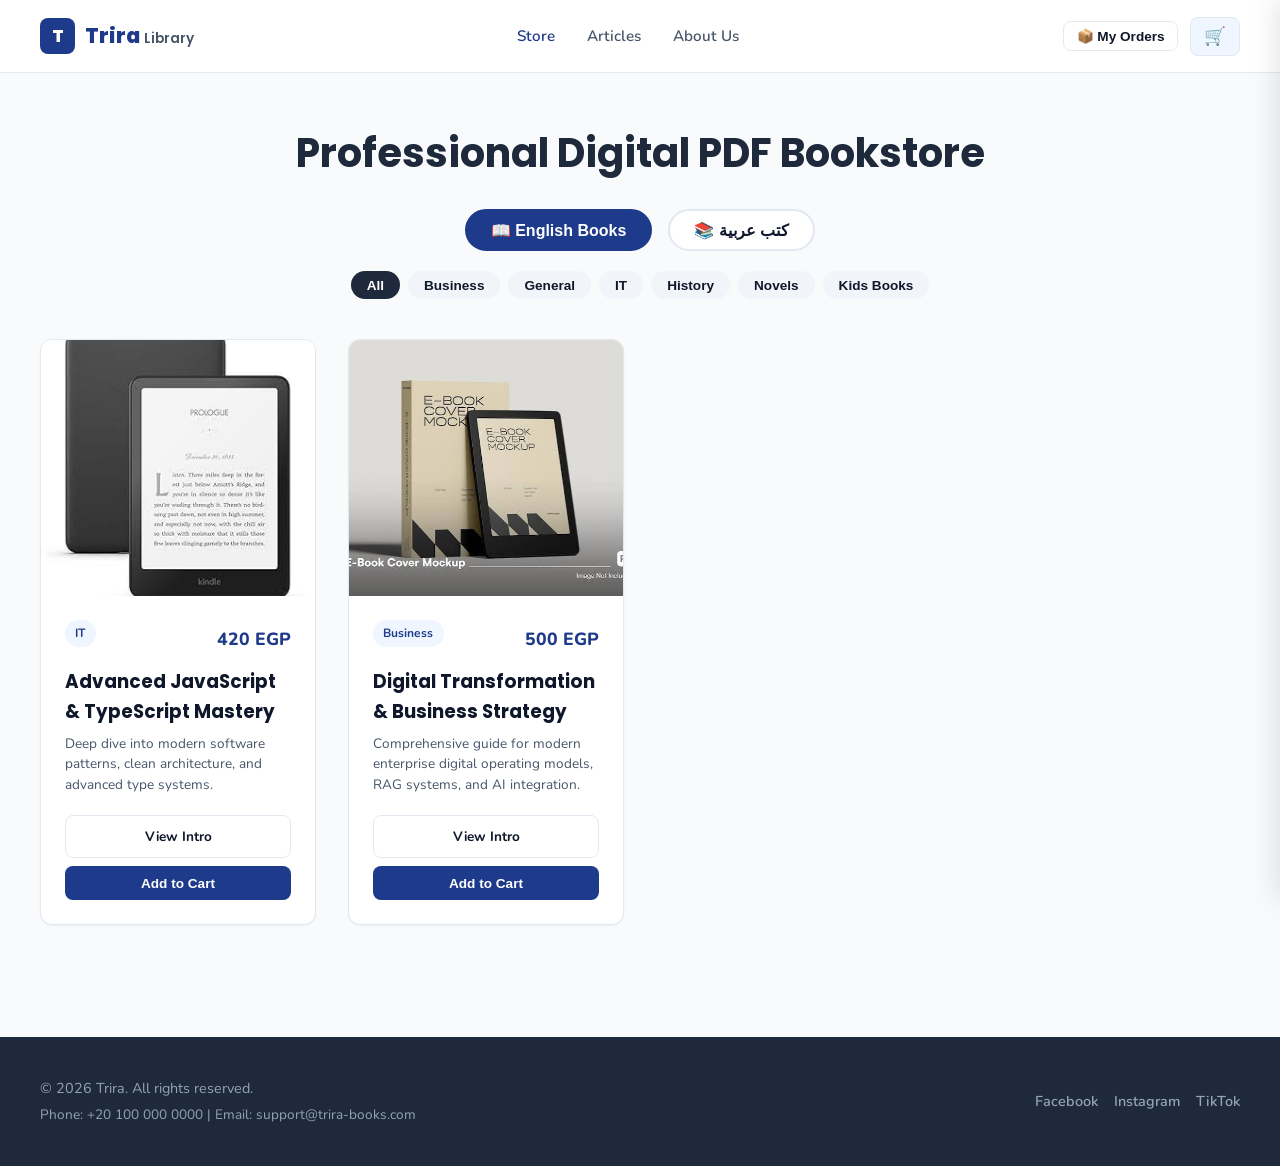
<file: index.html>
<!DOCTYPE html>
<html lang="en">
<head>
  <meta charset="UTF-8">
  <meta name="viewport" content="width=device-width, initial-scale=1.0">
  <title>Trira Library — Professional PDF Digital Library & Books</title>
  <link rel="icon" type="image/svg+xml" href="favicon.svg">
  <link rel="preconnect" href="https://fonts.googleapis.com">
  <link rel="preconnect" href="https://fonts.gstatic.com" crossorigin>
  <link href="https://fonts.googleapis.com/css2?family=Nunito:wght@400;600;700;800&family=Poppins:wght@600;700;800&display=swap" rel="stylesheet">
  <link rel="stylesheet" href="css/style.css">
</head>
<body>
  <!-- Header -->
  <header class="header">
    <div class="header__inner">
      <a href="index.html" class="logo" style="display: flex; align-items: center; gap: 0.6rem; text-decoration: none;">
        <div style="width: 2.2rem; height: 2.2rem; background: var(--teal); color: #fff; display: grid; place-items: center; border-radius: 0.5rem; font-weight: 800; font-size: 1.1rem; font-family: var(--font-heading);">T</div>
        <div style="font-size: 1.3rem; font-weight: 800; color: var(--teal); font-family: var(--font-heading);">Trira <span style="font-weight: 600; font-size: 0.85rem; color: var(--ink-soft);">Library</span></div>
      </a>
      <nav class="nav">
        <a href="index.html" class="is-active">Store</a>
        <a href="articles.html">Articles</a>
        <a href="about.html">About Us</a>
      </nav>
      <div class="header__actions" style="display: flex; gap: 0.75rem; align-items: center;">
        <button type="button" class="btn btn--ghost" onclick="showMyOrdersModal()" style="font-size: 0.85rem; padding: 0.4rem 0.8rem;">📦 My Orders</button>
        <button type="button" class="icon-btn" data-cart-toggle aria-label="Open cart">
          🛒 <span class="cart-count" style="display:none;">0</span>
        </button>
      </div>
    </div>
  </header>

  <!-- Hero Section -->
  <section class="section" style="padding-top: 3rem; padding-bottom: 1.5rem; text-align: center;">
    <div class="container">
      <h1 style="font-size: 2.5rem; font-family: var(--font-heading); color: var(--teal-dark); margin-bottom: 1.5rem;">Professional Digital PDF Bookstore</h1>
      
      <!-- Language Filter Buttons (English on Left, Arabic on Right) -->
      <div style="display: flex; justify-content: center; gap: 1rem; margin-top: 1rem;">
        <button type="button" class="filter-lang-btn is-active" onclick="setLanguageFilter('en', this)" style="padding: 0.6rem 1.5rem; border-radius: 2rem; border: 2px solid var(--teal); background: var(--teal); color: #fff; font-weight: 700; cursor: pointer; font-size: 1rem;">📖 English Books</button>
        <button type="button" class="filter-lang-btn" onclick="setLanguageFilter('ar', this)" style="padding: 0.6rem 1.5rem; border-radius: 2rem; border: 2px solid var(--line); background: #fff; color: var(--ink); font-weight: 700; cursor: pointer; font-size: 1rem;">📚 كتب عربية</button>
      </div>

      <!-- Category Filter Bar (Dynamic from Admin Categories) -->
      <div id="categoryFilterBar" style="display: flex; justify-content: center; gap: 0.5rem; flex-wrap: wrap; margin-top: 1.25rem;"></div>
    </div>
  </section>

  <!-- Store Products Grid -->
  <main class="section" style="padding-top: 1rem;">
    <div class="container">
      <div id="productsGrid" style="display: grid; grid-template-columns: repeat(auto-fill, minmax(260px, 1fr)); gap: 2rem;"></div>
    </div>
  </main>

  <!-- Cart Drawer -->
  <div class="drawer-overlay" id="drawerOverlay"></div>
  <aside class="cart-drawer" id="cartDrawer" aria-label="Shopping Cart" aria-hidden="true">
    <div class="cart-drawer__head">
      <h3>Your Cart</h3>
      <button type="button" class="icon-btn" id="closeCart">✕</button>
    </div>
    <div class="cart-drawer__list" id="cartList"></div>
    <div class="cart-drawer__foot" id="cartFoot" style="display: none;">
      <div class="cart-total">
        <span>Subtotal</span>
        <span id="cartTotal">0 EGP</span>
      </div>
      <button type="button" class="btn btn--primary" id="checkoutBtn">Place Order & Send Request</button>
    </div>
  </aside>

  <!-- Footer -->
  <footer class="footer">
    <div class="container" style="display: flex; justify-content: space-between; align-items: center; flex-wrap: wrap; gap: 1rem;">
      <div>
        <p>© 2026 Trira. All rights reserved.</p>
        <p style="font-size: 0.85rem; margin-top: 0.25rem;">Phone: <span data-footer-phone></span> | Email: <span data-footer-email></span></p>
      </div>
      <div style="display: flex; gap: 1rem; align-items: center;">
        <a data-social-fb href="#" target="_blank" style="color: #94A3B8; text-decoration: none; font-weight: 600;">Facebook</a>
        <a data-social-ig href="#" target="_blank" style="color: #94A3B8; text-decoration: none; font-weight: 600;">Instagram</a>
        <a data-social-tt href="#" target="_blank" style="color: #94A3B8; text-decoration: none; font-weight: 600;">TikTok</a>
      </div>
    </div>
  </footer>

  <script src="js/data.js?v=3.1"></script>
  <script src="js/main.js?v=3.1"></script>
  <script>
    let activeLang = 'en';
    let activeCategory = 'all';

    function setLanguageFilter(lang, btn) {
      activeLang = lang;
      activeCategory = 'all';
      
      document.querySelectorAll('.filter-lang-btn').forEach(b => {
        b.style.background = '#fff';
        b.style.color = 'var(--ink)';
        b.style.borderColor = 'var(--line)';
      });
      btn.style.background = 'var(--teal)';
      btn.style.color = '#fff';
      btn.style.borderColor = 'var(--teal)';

      renderCategoryPills();
      renderFilteredProducts();
    }

    function setCategoryFilter(cat, btn) {
      activeCategory = cat;
      document.querySelectorAll('.cat-pill').forEach(p => {
        p.style.background = '#f1f5f9';
        p.style.color = 'var(--ink)';
      });
      btn.style.background = 'var(--teal-dark)';
      btn.style.color = '#fff';
      renderFilteredProducts();
    }

    function renderCategoryPills() {
      const bar = document.getElementById("categoryFilterBar");
      const cats = getCategories();
      const allLabel = activeLang === 'ar' ? 'الكل' : 'All';

      let html = `<button type="button" class="cat-pill" onclick="setCategoryFilter('all', this)" style="padding: 0.4rem 1rem; border-radius: 1.5rem; border: none; background: ${activeCategory === 'all' ? 'var(--teal-dark)' : '#f1f5f9'}; color: ${activeCategory === 'all' ? '#fff' : 'var(--ink)'}; font-size: 0.85rem; font-weight: 600; cursor: pointer; transition: all 0.2s;">${allLabel}</button>`;

      html += cats.map(c => {
        const label = activeLang === 'ar' ? c.ar : c.en;
        const isActive = c.id === activeCategory;
        return `
          <button type="button" class="cat-pill" onclick="setCategoryFilter('${c.id}', this)" style="padding: 0.4rem 1rem; border-radius: 1.5rem; border: none; background: ${isActive ? 'var(--teal-dark)' : '#f1f5f9'}; color: ${isActive ? '#fff' : 'var(--ink)'}; font-size: 0.85rem; font-weight: 600; cursor: pointer; transition: all 0.2s;">
            ${label}
          </button>
        `;
      }).join("");

      bar.innerHTML = html;
    }

    function renderFilteredProducts() {
      const grid = document.getElementById("productsGrid");
      if (!grid) return;

      const products = getProducts();
      const cats = getCategories();

      let filtered = products.filter(p => (p.lang || 'en').trim().toLowerCase() === activeLang.toLowerCase());

      if (activeCategory !== 'all') {
        filtered = filtered.filter(p => p.category === activeCategory);
      }

      if (filtered.length === 0) {
        grid.innerHTML = `<p style="text-align:center; color:var(--ink-soft); grid-column:1/-1; padding:3rem;">No books available in this section.</p>`;
        return;
      }

      grid.innerHTML = filtered.map(p => {
        const catObj = cats.find(c => c.id === p.category);
        const catLabel = catObj ? (activeLang === 'ar' ? catObj.ar : catObj.en) : p.category;

        return `
          <article class="product-card" style="display:flex; flex-direction:column;">
            <a href="product.html?id=${p.id}" class="product-card__media" style="height: 16rem; display: block;">
              <img src="${p.image}" alt="${p.title}" loading="lazy" style="width:100%; height:100%; object-fit:cover;">
            </a>
            <div class="product-card__body" style="padding: 1.5rem; display:flex; flex-direction:column; flex:1;">
              <div style="display:flex; justify-content:space-between; align-items:center; margin-bottom: 0.5rem;">
                <span class="badge">${catLabel}</span>
                <span style="font-weight:800; color:var(--teal); font-size:1.1rem;">${p.price} EGP</span>
              </div>
              <h3 style="font-size: 1.15rem; margin-bottom: 0.5rem; font-family:var(--font-heading);">
                <a href="product.html?id=${p.id}" style="color:inherit; text-decoration:none;">${p.title}</a>
              </h3>
              <p style="color:var(--ink-soft); font-size:0.85rem; margin-bottom: 1.25rem; line-height:1.5;">${p.introduction || p.description || ''}</p>
              
              <div style="display:flex; flex-direction:column; gap:0.5rem; margin-top:auto;">
                <a href="product.html?id=${p.id}" class="btn btn--ghost" style="width:100%; text-align:center; padding: 0.6rem; font-size: 0.85rem; text-decoration:none;">View Intro</a>
                <button type="button" class="btn btn--primary" onclick="addToCart(${p.id})" style="width:100%; padding: 0.6rem; font-size: 0.85rem;">Add to Cart</button>
              </div>
            </div>
          </article>
        `;
      }).join("");
    }

    window.addEventListener('DOMContentLoaded', () => {
      renderCategoryPills();
      renderFilteredProducts();
    });
  </script>
</body>
</html>
</file>
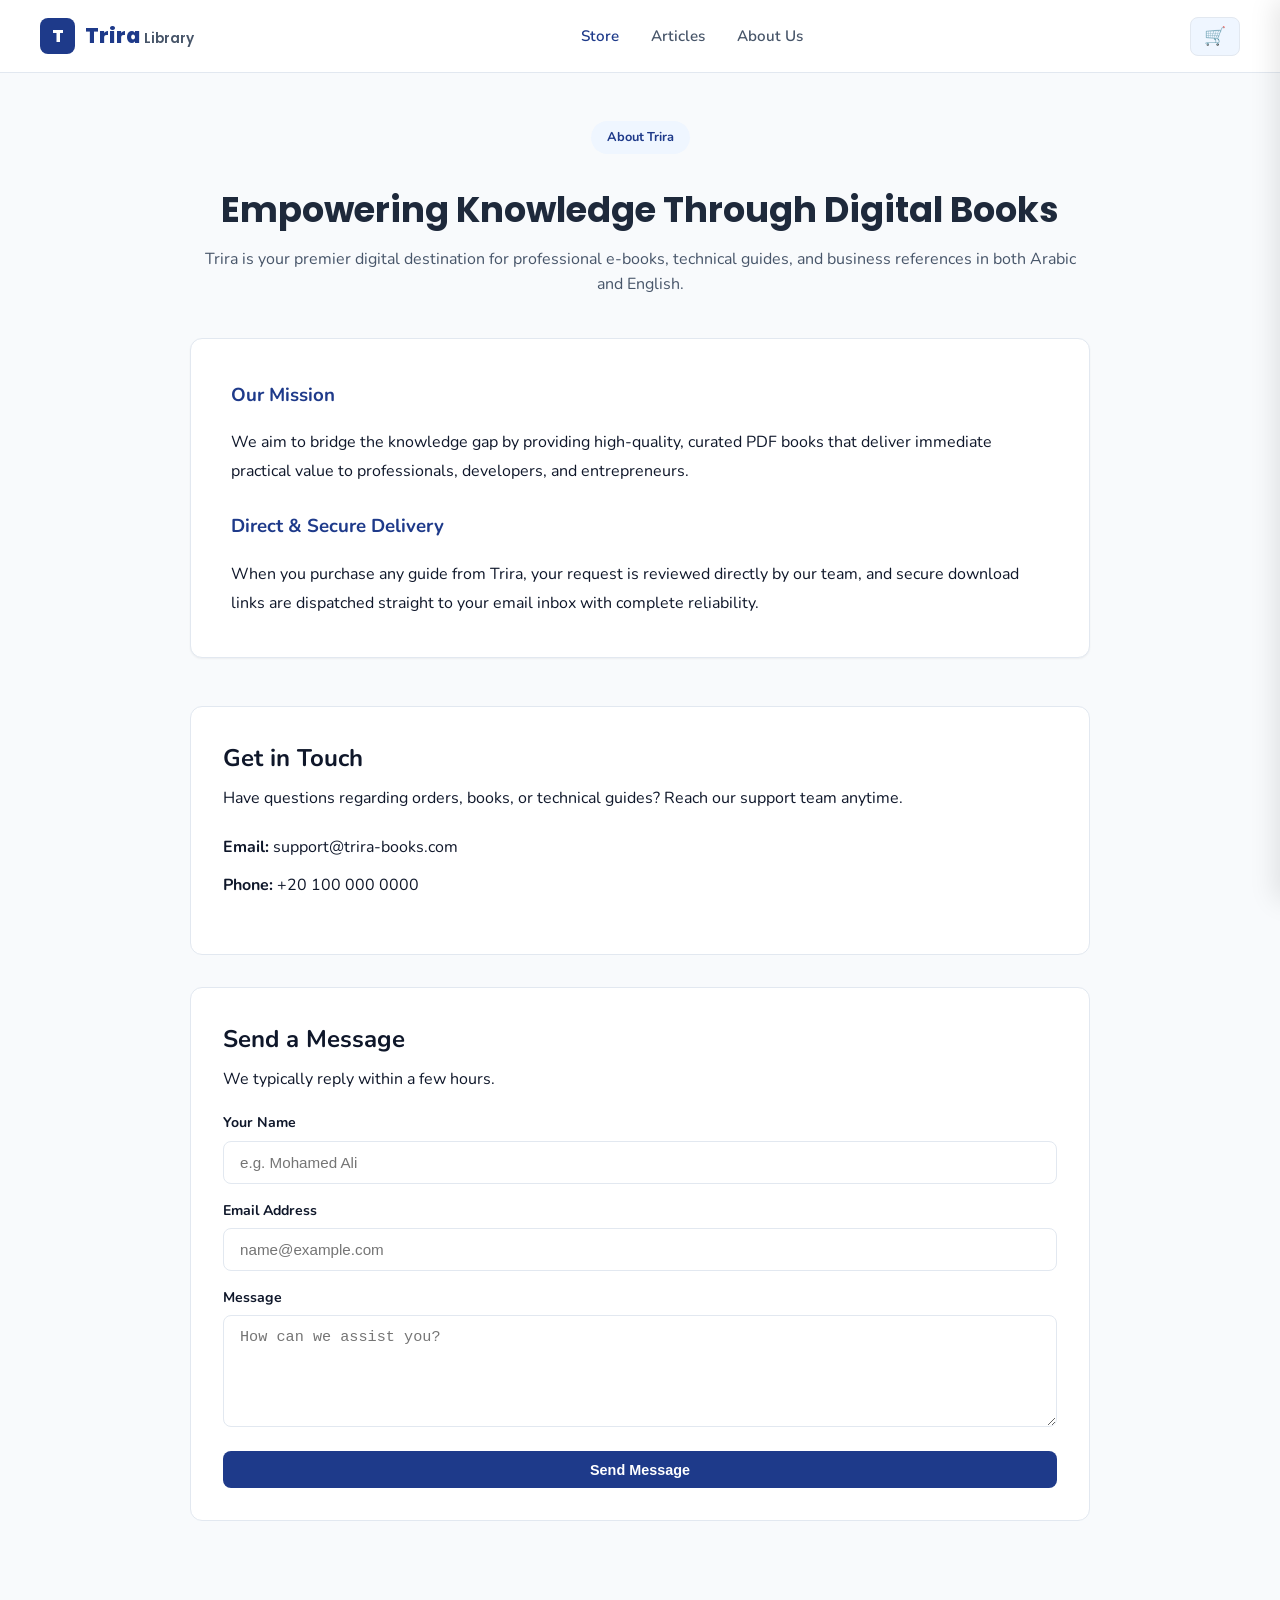
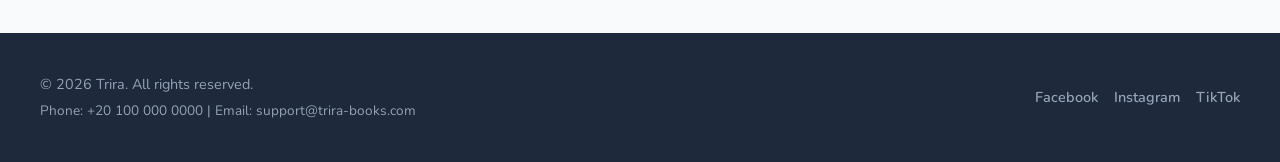
<file: about.html>
<!DOCTYPE html>
<html lang="en">
<head>
  <meta charset="UTF-8">
  <meta name="viewport" content="width=device-width, initial-scale=1.0">
  <title>About Us — Trira Digital Library</title>
  <link rel="icon" type="image/svg+xml" href="favicon.svg">
  <link rel="preconnect" href="https://fonts.googleapis.com">
  <link rel="preconnect" href="https://fonts.gstatic.com" crossorigin>
  <link href="https://fonts.googleapis.com/css2?family=Nunito:wght@400;600;700;800&family=Poppins:wght@600;700;800&display=swap" rel="stylesheet">
  <link rel="stylesheet" href="css/style.css">
  <style>
    .form-group { margin-bottom: 1rem; }
    .form-group label { display: block; font-weight: 700; font-size: 0.88rem; margin-bottom: 0.35rem; color: var(--ink); }
    .form-group input, .form-group textarea {
      width: 100%; padding: 0.75rem 1rem; border-radius: var(--radius-sm); border: 1px solid var(--line);
      background: #FFFFFF; font-size: 0.95rem; color: var(--ink); outline: none; transition: border-color 0.2s;
    }
    .form-group input:focus, .form-group textarea:focus { border-color: var(--teal); }
    .form-group textarea { resize: vertical; min-height: 7rem; }
  </style>
</head>
<body>
 <header class="header">
    <div class="header__inner">
      <a href="index.html" class="logo" style="display: flex; align-items: center; gap: 0.6rem; text-decoration: none;">
        <div style="width: 2.2rem; height: 2.2rem; background: var(--teal); color: #fff; display: grid; place-items: center; border-radius: 0.5rem; font-weight: 800; font-size: 1.1rem; font-family: var(--font-heading);">T</div>
        <div style="font-size: 1.3rem; font-weight: 800; color: var(--teal); font-family: var(--font-heading);">Trira <span style="font-weight: 600; font-size: 0.85rem; color: var(--ink-soft);">Library</span></div>
      </a>
      <nav class="nav">
        <a href="index.html" class="is-active">Store</a>
        <a href="articles.html">Articles</a>
        <a href="about.html">About Us</a>
      </nav>
      <div class="header__actions">
        <button type="button" class="icon-btn" data-cart-toggle aria-label="Open cart">
          🛒 <span class="cart-count" style="display:none;">0</span>
        </button>
      </div>
    </div>
  </header>

  <main class="section">
    <div class="container" style="max-width: 900px;">
      <header class="page-hero" style="text-align: center; margin-bottom: 2.5rem;">
        <span class="badge" style="background: var(--teal-light); color: var(--teal); padding: 0.4rem 1rem; border-radius: 999px; font-weight: 700; font-size: 0.8rem;">About Trira</span>
        <h1 style="margin-top: 1rem;">Empowering Knowledge Through Digital Books</h1>
        <p>Trira is your premier digital destination for professional e-books, technical guides, and business references in both Arabic and English.</p>
      </header>

      <div style="background: #fff; padding: 2.5rem; border-radius: var(--radius); border: 1px solid var(--line); box-shadow: var(--shadow-sm); line-height: 1.8; margin-bottom: 3rem;">
        <h3 style="color: var(--teal); margin-bottom: 1rem;">Our Mission</h3>
        <p style="margin-bottom: 1.5rem;">We aim to bridge the knowledge gap by providing high-quality, curated PDF books that deliver immediate practical value to professionals, developers, and entrepreneurs.</p>
        
        <h3 style="color: var(--teal); margin-bottom: 1rem;">Direct & Secure Delivery</h3>
        <p>When you purchase any guide from Trira, your request is reviewed directly by our team, and secure download links are dispatched straight to your email inbox with complete reliability.</p>
      </div>

      <!-- Contact Section -->
      <div class="grid grid--2" style="align-items: start; gap: 2rem;">
        <div style="background: #fff; padding: 2rem; border-radius: var(--radius); border: 1px solid var(--line);">
          <h2>Get in Touch</h2>
          <p class="muted" style="margin: 0.5rem 0 1.5rem;">Have questions regarding orders, books, or technical guides? Reach our support team anytime.</p>
          
          <ul style="list-style: none; display: grid; gap: 0.75rem; margin-bottom: 1.5rem;">
            <li><strong>Email:</strong> <span data-footer-email>support@trira-books.com</span></li>
            <li><strong>Phone:</strong> <span data-footer-phone>+20 100 000 0000</span></li>
          </ul>
        </div>

        <div style="background: #fff; padding: 2rem; border-radius: var(--radius); border: 1px solid var(--line);">
          <h2>Send a Message</h2>
          <p class="muted" style="margin: 0.5rem 0 1.25rem;">We typically reply within a few hours.</p>

          <form id="contactForm">
            <div class="form-group">
              <label>Your Name</label>
              <input type="text" id="msgName" placeholder="e.g. Mohamed Ali" required>
            </div>
            <div class="form-group">
              <label>Email Address</label>
              <input type="email" id="msgEmail" placeholder="name@example.com" required>
            </div>
            <div class="form-group">
              <label>Message</label>
              <textarea id="msgText" placeholder="How can we assist you?" required></textarea>
            </div>
            <button type="submit" class="btn btn--primary" style="width: 100%;">Send Message</button>
          </form>
        </div>
      </div>
    </div>
  </main>

  <!-- Cart Drawer -->
  <div class="drawer-overlay" id="drawerOverlay"></div>
  <aside class="cart-drawer" id="cartDrawer" aria-label="Shopping Cart" aria-hidden="true">
    <div class="cart-drawer__head">
      <h3>Your Cart</h3>
      <button type="button" class="icon-btn" id="closeCart">✕</button>
    </div>
    <div class="cart-drawer__list" id="cartList"></div>
    <div class="cart-drawer__foot" id="cartFoot" style="display: none;">
      <div class="cart-total">
        <span>Subtotal</span>
        <span id="cartTotal">0 EGP</span>
      </div>
      <button type="button" class="btn btn--primary" id="checkoutBtn">Place Order & Send Request</button>
    </div>
  </aside>

  <footer class="footer">
    <div class="container" style="display: flex; justify-content: space-between; align-items: center; flex-wrap: wrap; gap: 1rem;">
      <div>
        <p>© 2026 Trira. All rights reserved.</p>
        <p style="font-size: 0.85rem; margin-top: 0.25rem;">Phone: <span data-footer-phone></span> | Email: <span data-footer-email></span></p>
      </div>
      <div style="display: flex; gap: 1rem; align-items: center;">
        <a data-social-fb href="#" target="_blank" style="color: #94A3B8; text-decoration: none; font-weight: 600;">Facebook</a>
        <a data-social-ig href="#" target="_blank" style="color: #94A3B8; text-decoration: none; font-weight: 600;">Instagram</a>
        <a data-social-tt href="#" target="_blank" style="color: #94A3B8; text-decoration: none; font-weight: 600;">TikTok</a>
      </div>
    </div>
  </footer>

  <script src="js/data.js"></script>
  <script src="js/main.js"></script>
  <script>
    document.getElementById("contactForm").onsubmit = (e) => {
      e.preventDefault();
      const newMessage = {
        id: "MSG-" + Math.floor(1000 + Math.random() * 9000),
        date: new Date().toLocaleString(),
        name: document.getElementById("msgName").value,
        email: document.getElementById("msgEmail").value,
        text: document.getElementById("msgText").value
      };

      let messages = [];
      try {
        const saved = localStorage.getItem("trira_messages_v1");
        if (saved) messages = JSON.parse(saved);
      } catch (e) {}

      messages.unshift(newMessage);
      localStorage.setItem("trira_messages_v1", JSON.stringify(messages));

      alert("Thank you! Your message has been sent to our support team.");
      document.getElementById("contactForm").reset();
    };
  </script>
</body>
</html>
</file>
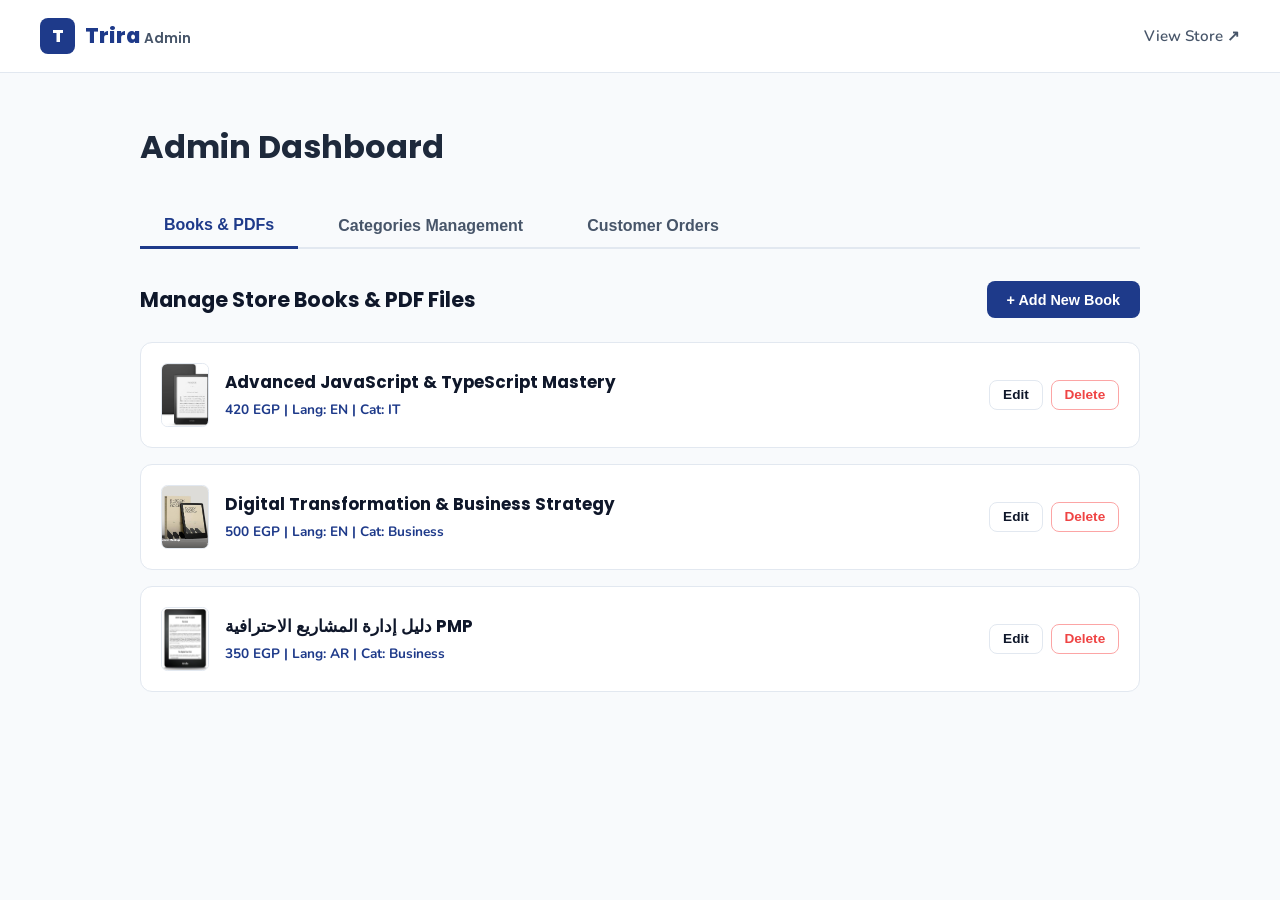
<file: admin.html>
<!DOCTYPE html>
<html lang="en">
<head>
  <meta charset="UTF-8">
  <meta name="viewport" content="width=device-width, initial-scale=1.0">
  <title>Admin Portal — Trira Library</title>
  <link rel="icon" type="image/svg+xml" href="favicon.svg">
  <link rel="preconnect" href="https://fonts.googleapis.com">
  <link rel="preconnect" href="https://fonts.gstatic.com" crossorigin>
  <link href="https://fonts.googleapis.com/css2?family=Nunito:wght@400;600;700;800&family=Poppins:wght@600;700;800&display=swap" rel="stylesheet">
  <link rel="stylesheet" href="css/style.css">
</head>
<body style="background: #f8fafc;">
  <!-- Header -->
  <header class="header">
    <div class="header__inner">
      <a href="index.html" class="logo" style="display: flex; align-items: center; gap: 0.6rem; text-decoration: none;">
        <div style="width: 2.2rem; height: 2.2rem; background: var(--teal); color: #fff; display: grid; place-items: center; border-radius: 0.5rem; font-weight: 800; font-size: 1.1rem; font-family: var(--font-heading);">T</div>
        <div style="font-size: 1.3rem; font-weight: 800; color: var(--teal); font-family: var(--font-heading);">Trira <span style="font-weight: 600; font-size: 0.85rem; color: var(--ink-soft);">Admin</span></div>
      </a>
      <nav class="nav">
        <a href="index.html" target="_blank">View Store ↗</a>
      </nav>
    </div>
  </header>

  <main class="section">
    <div class="container" style="max-width: 1000px;">
      <h1 style="font-family: var(--font-heading); font-size: 2rem; color: var(--teal-dark); margin-bottom: 2rem;">Admin Dashboard</h1>

      <!-- Tabs Navigation -->
      <div style="display: flex; gap: 1rem; border-bottom: 2px solid var(--line); margin-bottom: 2rem; flex-wrap: wrap;">
        <button type="button" class="admin-tab-btn is-active" onclick="switchTab('books')" style="padding: 0.75rem 1.5rem; background: none; border: none; font-weight: 700; font-size: 1rem; cursor: pointer; color: var(--teal); border-bottom: 3px solid var(--teal); margin-bottom: -2px;">Books & PDFs</button>
        <button type="button" class="admin-tab-btn" onclick="switchTab('categories')" style="padding: 0.75rem 1.5rem; background: none; border: none; font-weight: 700; font-size: 1rem; cursor: pointer; color: var(--ink-soft);">Categories Management</button>
        <button type="button" class="admin-tab-btn" onclick="switchTab('orders')" style="padding: 0.75rem 1.5rem; background: none; border: none; font-weight: 700; font-size: 1rem; cursor: pointer; color: var(--ink-soft);">Customer Orders</button>
      </div>

      <!-- Tab 1: Books Management -->
      <div id="tabBooks" class="admin-tab-content">
        <div style="display: flex; justify-content: space-between; align-items: center; margin-bottom: 1.5rem;">
          <h3 style="font-family: var(--font-heading); font-size: 1.3rem;">Manage Store Books & PDF Files</h3>
          <button type="button" class="btn btn--primary" onclick="openBookModal()">+ Add New Book</button>
        </div>
        <div id="adminBooksList" style="display: flex; flex-direction: column; gap: 1rem;"></div>
      </div>

      <!-- Tab 2: Categories Management -->
      <div id="tabCategories" class="admin-tab-content" style="display: none;">
        <div style="display: flex; justify-content: space-between; align-items: center; margin-bottom: 1.5rem;">
          <h3 style="font-family: var(--font-heading); font-size: 1.3rem;">Manage Book Categories (Arabic & English)</h3>
          <button type="button" class="btn btn--primary" onclick="openCategoryModal()">+ Add New Category</button>
        </div>
        <div id="adminCategoriesList" style="display: flex; flex-direction: column; gap: 1rem;"></div>
      </div>

      <!-- Tab 3: Orders Management -->
      <div id="tabOrders" class="admin-tab-content" style="display: none;">
        <h3 style="font-family: var(--font-heading); font-size: 1.3rem; margin-bottom: 1.5rem;">Customer Purchase Requests & Payments</h3>
        <div id="adminOrdersList" style="display: flex; flex-direction: column; gap: 1rem;"></div>
      </div>
    </div>
  </main>

  <!-- Book Modal (Add/Edit) -->
  <div id="bookModal" style="display:none; position:fixed; inset:0; background:rgba(0,0,0,0.5); z-index:1200; place-items:center; padding:1rem;">
    <div style="background:#fff; width:100%; max-width:600px; border-radius:1rem; padding:2rem; max-height:90vh; overflow-y:auto; position:relative;">
      <button type="button" onclick="closeBookModal()" style="position:absolute; top:1rem; right:1rem; background:none; border:none; font-size:1.2rem; cursor:pointer;">✕</button>
      <h3 id="bookModalTitle" style="font-family:var(--font-heading); font-size:1.4rem; color:var(--teal-dark); margin-bottom:1.5rem;">Add New Book</h3>
      <form id="bookForm" onsubmit="handleSaveBook(event)" style="display:flex; flex-direction:column; gap:1rem;">
        <input type="hidden" id="bookId">
        <div>
          <label style="display:block; font-size:0.85rem; font-weight:600; margin-bottom:0.3rem;">Book Title</label>
          <input type="text" id="bookTitle" required style="width:100%; padding:0.75rem; border:1px solid var(--line); border-radius:0.5rem;">
        </div>
        <div style="display:grid; grid-template-columns: 1fr 1fr 1fr; gap: 1rem;">
          <div>
            <label style="display:block; font-size:0.85rem; font-weight:600; margin-bottom:0.3rem;">Price (EGP)</label>
            <input type="number" id="bookPrice" required style="width:100%; padding:0.75rem; border:1px solid var(--line); border-radius:0.5rem;">
          </div>
          <div>
            <label style="display:block; font-size:0.85rem; font-weight:600; margin-bottom:0.3rem;">Language</label>
            <select id="bookLang" required style="width:100%; padding:0.75rem; border:1px solid var(--line); border-radius:0.5rem; background:#fff;">
              <option value="en">English</option>
              <option value="ar">العربية</option>
            </select>
          </div>
          <div>
            <label style="display:block; font-size:0.85rem; font-weight:600; margin-bottom:0.3rem;">Category</label>
            <select id="bookCategorySelect" required style="width:100%; padding:0.75rem; border:1px solid var(--line); border-radius:0.5rem; background:#fff;">
              <!-- Dynamic Categories -->
            </select>
          </div>
        </div>
        <div>
          <label style="display:block; font-size:0.85rem; font-weight:600; margin-bottom:0.3rem;">Cover Image (Browse)</label>
          <input type="file" id="bookImageFile" accept="image/*" style="width:100%; padding:0.5rem; border:1px solid var(--line); border-radius:0.5rem; background:#f8fafc;">
        </div>
        <div>
          <label style="display:block; font-size:0.85rem; font-weight:600; margin-bottom:0.3rem;">PDF File (Browse)</label>
          <input type="file" id="bookPdfFile" accept=".pdf" style="width:100%; padding:0.5rem; border:1px solid var(--line); border-radius:0.5rem; background:#f8fafc;">
        </div>
        <div>
          <label style="display:block; font-size:0.85rem; font-weight:600; margin-bottom:0.3rem;">Introduction / Summary</label>
          <textarea id="bookIntro" rows="2" style="width:100%; padding:0.75rem; border:1px solid var(--line); border-radius:0.5rem;"></textarea>
        </div>
        <div>
          <label style="display:block; font-size:0.85rem; font-weight:600; margin-bottom:0.3rem;">Full Description</label>
          <textarea id="bookDesc" rows="3" style="width:100%; padding:0.75rem; border:1px solid var(--line); border-radius:0.5rem;"></textarea>
        </div>
        <button type="submit" class="btn btn--primary" style="margin-top:1rem;">Save Book</button>
      </form>
    </div>
  </div>

  <!-- Category Modal (Add/Edit) -->
  <div id="categoryModal" style="display:none; position:fixed; inset:0; background:rgba(0,0,0,0.5); z-index:1200; place-items:center; padding:1rem;">
    <div style="background:#fff; width:100%; max-width:450px; border-radius:1rem; padding:2rem; position:relative;">
      <button type="button" onclick="closeCategoryModal()" style="position:absolute; top:1rem; right:1rem; background:none; border:none; font-size:1.2rem; cursor:pointer;">✕</button>
      <h3 id="categoryModalTitle" style="font-family:var(--font-heading); font-size:1.3rem; color:var(--teal-dark); margin-bottom:1.5rem;">Add Category</h3>
      <form id="categoryForm" onsubmit="handleSaveCategory(event)" style="display:flex; flex-direction:column; gap:1rem;">
        <input type="hidden" id="catOriginalId">
        <div>
          <label style="display:block; font-size:0.85rem; font-weight:600; margin-bottom:0.3rem;">Category ID (English Key, e.g. Business)</label>
          <input type="text" id="catIdKey" required style="width:100%; padding:0.75rem; border:1px solid var(--line); border-radius:0.5rem;" placeholder="Business">
        </div>
        <div>
          <label style="display:block; font-size:0.85rem; font-weight:600; margin-bottom:0.3rem;">Arabic Name (اسم الفئة بالعربي)</label>
          <input type="text" id="catNameAr" required style="width:100%; padding:0.75rem; border:1px solid var(--line); border-radius:0.5rem;" placeholder="إدارة الأعمال">
        </div>
        <div>
          <label style="display:block; font-size:0.85rem; font-weight:600; margin-bottom:0.3rem;">English Name (Category Name in English)</label>
          <input type="text" id="catNameEn" required style="width:100%; padding:0.75rem; border:1px solid var(--line); border-radius:0.5rem;" placeholder="Business">
        </div>
        <button type="submit" class="btn btn--primary" style="margin-top:1rem;">Save Category</button>
      </form>
    </div>
  </div>

  <script src="js/data.js?v=3.1"></script>
  <script>
    document.addEventListener("DOMContentLoaded", () => {
      renderAdminBooks();
      renderAdminCategories();
      renderAdminOrders();
    });

    function switchTab(tab) {
      document.getElementById("tabBooks").style.display = tab === 'books' ? 'block' : 'none';
      document.getElementById("tabCategories").style.display = tab === 'categories' ? 'block' : 'none';
      document.getElementById("tabOrders").style.display = tab === 'orders' ? 'block' : 'none';
      
      const btns = document.querySelectorAll(".admin-tab-btn");
      btns.forEach((b, idx) => {
        const active = (idx === 0 && tab === 'books') || (idx === 1 && tab === 'categories') || (idx === 2 && tab === 'orders');
        b.style.color = active ? "var(--teal)" : "var(--ink-soft)";
        b.style.borderBottom = active ? "3px solid var(--teal)" : "none";
      });

      if (tab === 'books') renderAdminBooks();
      if (tab === 'categories') renderAdminCategories();
      if (tab === 'orders') renderAdminOrders();
    }

    // إدارة الكتب
    function renderAdminBooks() {
      const container = document.getElementById("adminBooksList");
      const books = typeof getProducts === "function" ? getProducts() : [];

      if (books.length === 0) {
        container.innerHTML = `<p style="color:var(--ink-soft);">No books found.</p>`;
        return;
      }

      container.innerHTML = books.map(b => `
        <div style="background:#fff; border:1px solid var(--line); border-radius:0.75rem; padding:1.25rem; display:flex; justify-content:space-between; align-items:center; gap:1rem;">
          <div style="display:flex; gap:1rem; align-items:center;">
            <img src="${b.image}" alt="${b.title}" style="width:3rem; height:4rem; object-fit:cover; border-radius:0.4rem; border:1px solid var(--line);">
            <div>
              <h4 style="font-family:var(--font-heading); font-size:1.05rem; margin-bottom:0.2rem;">${b.title}</h4>
              <p style="font-size:0.85rem; color:var(--teal); font-weight:700;">${b.price} EGP | Lang: <span style="text-transform:uppercase;">${b.lang}</span> | Cat: ${b.category}</p>
            </div>
          </div>
          <div style="display:flex; gap:0.5rem;">
            <button type="button" class="btn btn--ghost" onclick="editBook(${b.id})" style="padding:0.4rem 0.8rem; font-size:0.85rem;">Edit</button>
            <button type="button" class="btn btn--ghost" onclick="deleteBook(${b.id})" style="padding:0.4rem 0.8rem; font-size:0.85rem; color:#ef4444; border-color:#fca5a5;">Delete</button>
          </div>
        </div>
      `).join("");
    }

    function populateCategoryDropdown(selectedCat = "") {
      const select = document.getElementById("bookCategorySelect");
      const cats = getCategories();
      select.innerHTML = cats.map(c => `
        <option value="${c.id}" ${c.id === selectedCat ? 'selected' : ''}>${c.ar} / ${c.en}</option>
      `).join("");
    }

    function openBookModal(book = null) {
      populateCategoryDropdown(book ? book.category : "");
      const modal = document.getElementById("bookModal");
      modal.style.display = "grid";
      if (book) {
        document.getElementById("bookModalTitle").textContent = "Edit Book";
        document.getElementById("bookId").value = book.id;
        document.getElementById("bookTitle").value = book.title;
        document.getElementById("bookPrice").value = book.price;
        document.getElementById("bookLang").value = book.lang || "en";
        document.getElementById("bookCategorySelect").value = book.category || "";
        document.getElementById("bookIntro").value = book.introduction || "";
        document.getElementById("bookDesc").value = book.description || "";
        document.getElementById("bookImageFile").value = "";
        document.getElementById("bookPdfFile").value = "";
      } else {
        document.getElementById("bookModalTitle").textContent = "Add New Book";
        document.getElementById("bookForm").reset();
        document.getElementById("bookId").value = "";
      }
    }

    function closeBookModal() { document.getElementById("bookModal").style.display = "none"; }
    function editBook(id) { const book = getProducts().find(b => b.id == id); if (book) openBookModal(book); }
    function deleteBook(id) {
      if (!confirm("Delete this book?")) return;
      let books = getProducts().filter(b => b.id != id);
      saveProducts(books);
      renderAdminBooks();
    }

    function handleSaveBook(e) {
      e.preventDefault();
      const id = document.getElementById("bookId").value;
      const title = document.getElementById("bookTitle").value;
      const price = parseFloat(document.getElementById("bookPrice").value);
      const lang = document.getElementById("bookLang").value;
      const category = document.getElementById("bookCategorySelect").value;
      const introduction = document.getElementById("bookIntro").value;
      const description = document.getElementById("bookDesc").value;

      const imageFile = document.getElementById("bookImageFile").files[0];
      const pdfFile = document.getElementById("bookPdfFile").files[0];

      let books = getProducts();
      let existingBook = id ? books.find(b => b.id == id) : null;
      let imagePath = existingBook ? existingBook.image : "images/products/p1.jpg";
      let pdfPath = existingBook ? existingBook.downloadLink : "#";

      const processFiles = (finalImg, finalPdf) => {
        if (id) {
          books = books.map(b => b.id == id ? { ...b, title, price, lang, category, image: finalImg, downloadLink: finalPdf, introduction, description } : b);
        } else {
          books.push({ id: Date.now(), title, price, lang, category, image: finalImg, downloadLink: finalPdf, introduction, description });
        }
        saveProducts(books);
        closeBookModal();
        renderAdminBooks();
      };

      const handlePdf = (imgRes) => {
        if (pdfFile) {
          const r = new FileReader();
          r.onload = (ev) => processFiles(imgRes, ev.target.result);
          r.readAsDataURL(pdfFile);
        } else {
          processFiles(imgRes, pdfPath);
        }
      };

      if (imageFile) {
        const r = new FileReader();
        r.onload = (ev) => handlePdf(ev.target.result);
        r.readAsDataURL(imageFile);
      } else {
        handlePdf(imagePath);
      }
    }

    // إدارة الفئات (Categories Management)
    function renderAdminCategories() {
      const container = document.getElementById("adminCategoriesList");
      const cats = getCategories();

      container.innerHTML = cats.map(c => `
        <div style="background:#fff; border:1px solid var(--line); border-radius:0.75rem; padding:1.25rem; display:flex; justify-content:space-between; align-items:center;">
          <div>
            <h4 style="font-family:var(--font-heading); font-size:1.05rem; margin-bottom:0.2rem;">${c.ar} / ${c.en}</h4>
            <p style="font-size:0.85rem; color:var(--ink-soft);">Key ID: <code>${c.id}</code></p>
          </div>
          <div style="display:flex; gap:0.5rem;">
            <button type="button" class="btn btn--ghost" onclick="editCategory('${c.id}')" style="padding:0.4rem 0.8rem; font-size:0.85rem;">Edit</button>
            <button type="button" class="btn btn--ghost" onclick="deleteCategory('${c.id}')" style="padding:0.4rem 0.8rem; font-size:0.85rem; color:#ef4444; border-color:#fca5a5;">Delete</button>
          </div>
        </div>
      `).join("");
    }

    function openCategoryModal(cat = null) {
      const modal = document.getElementById("categoryModal");
      modal.style.display = "grid";
      if (cat) {
        document.getElementById("categoryModalTitle").textContent = "Edit Category";
        document.getElementById("catOriginalId").value = cat.id;
        document.getElementById("catIdKey").value = cat.id;
        document.getElementById("catNameAr").value = cat.ar;
        document.getElementById("catNameEn").value = cat.en;
      } else {
        document.getElementById("categoryModalTitle").textContent = "Add Category";
        document.getElementById("categoryForm").reset();
        document.getElementById("catOriginalId").value = "";
      }
    }

    function closeCategoryModal() { document.getElementById("categoryModal").style.display = "none"; }
    function editCategory(id) { const cat = getCategories().find(c => c.id === id); if (cat) openCategoryModal(cat); }

    function deleteCategory(id) {
      const books = getProducts();
      const inUse = books.some(b => b.category === id);
      if (inUse) {
        alert("Cannot delete this category because it is currently assigned to one or more books!");
        return;
      }
      if (!confirm("Are you sure you want to delete this category?")) return;

      let cats = getCategories().filter(c => c.id !== id);
      saveCategories(cats);
      renderAdminCategories();
    }

    function handleSaveCategory(e) {
      e.preventDefault();
      const origId = document.getElementById("catOriginalId").value;
      const idKey = document.getElementById("catIdKey").value.trim();
      const arName = document.getElementById("catNameAr").value.trim();
      const enName = document.getElementById("catNameEn").value.trim();

      let cats = getCategories();
      if (origId) {
        cats = cats.map(c => c.id === origId ? { id: idKey, ar: arName, en: enName } : c);
      } else {
        if (cats.some(c => c.id === idKey)) {
          alert("Category ID already exists!");
          return;
        }
        cats.push({ id: idKey, ar: arName, en: enName });
      }

      saveCategories(cats);
      closeCategoryModal();
      renderAdminCategories();
    }

    function renderAdminOrders() {
      const container = document.getElementById("adminOrdersList");
      const orders = typeof getOrders === "function" ? getOrders() : [];
      if (orders.length === 0) {
        container.innerHTML = `<p style="color:var(--ink-soft);">No customer orders yet.</p>`;
        return;
      }
      container.innerHTML = orders.map(o => `
        <div style="background:#fff; border:1px solid var(--line); border-radius:0.75rem; padding:1.25rem;">
          <span style="font-weight:700; color:var(--teal-dark);">${o.id}</span> - Customer: <strong>${o.customer.name}</strong> (${o.total} EGP)
        </div>
      `).join("");
    }
  </script>
</body>
</html>
</file>
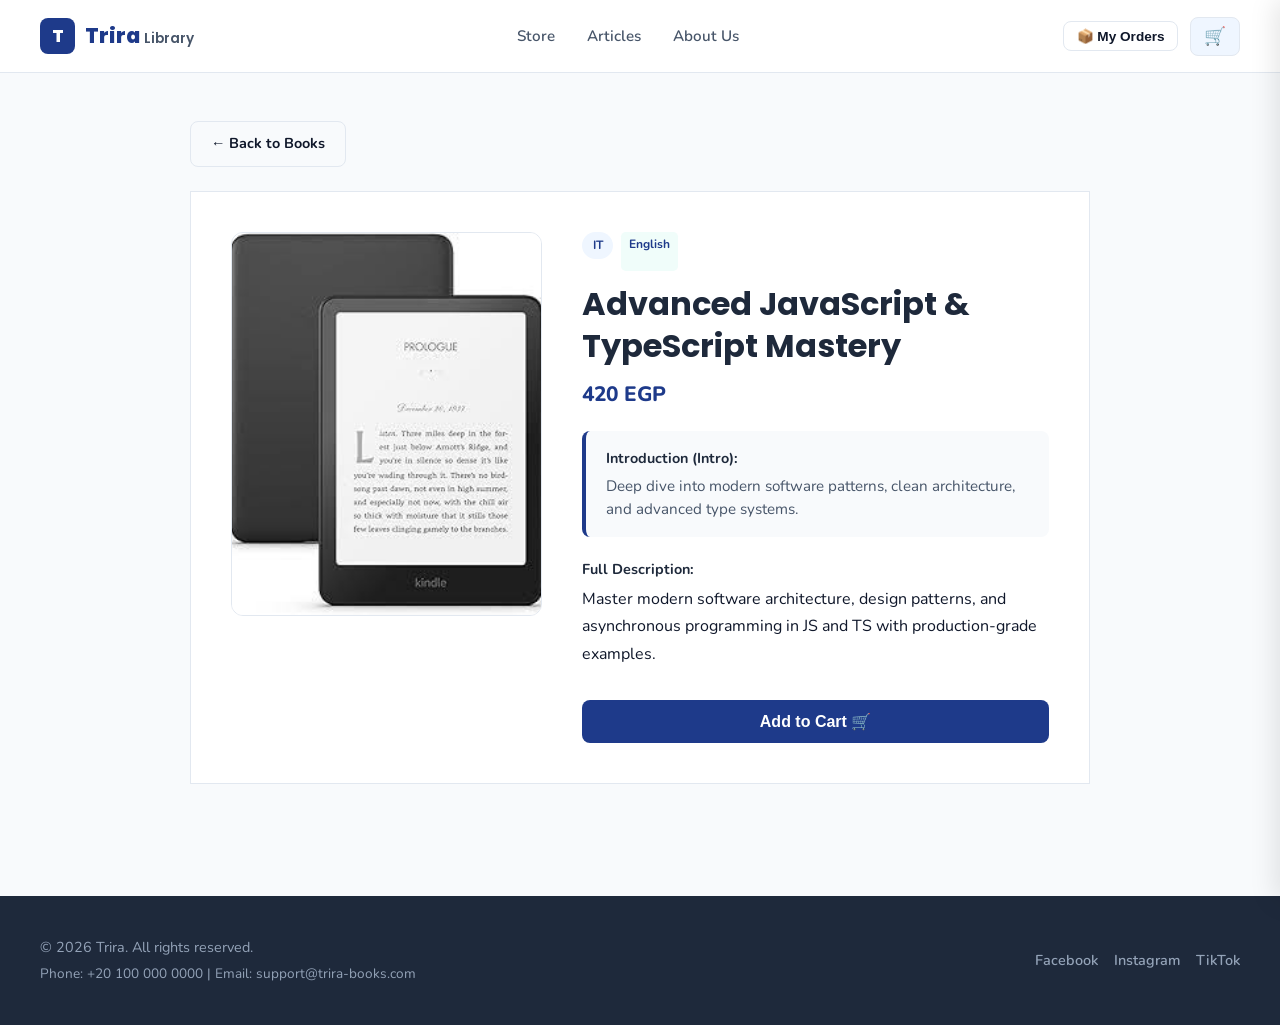
<file: product.html>
<!DOCTYPE html>
<html lang="en">
<head>
  <meta charset="UTF-8">
  <meta name="viewport" content="width=device-width, initial-scale=1.0">
  <title>Book Details — Trira Library</title>
  <link rel="icon" type="image/svg+xml" href="favicon.svg">
  <link rel="preconnect" href="https://fonts.googleapis.com">
  <link rel="preconnect" href="https://fonts.gstatic.com" crossorigin>
  <link href="https://fonts.googleapis.com/css2?family=Nunito:wght@400;600;700;800&family=Poppins:wght@600;700;800&display=swap" rel="stylesheet">
  <link rel="stylesheet" href="css/style.css">
</head>
<body>
  <!-- Header -->
  <header class="header">
    <div class="header__inner">
      <a href="index.html" class="logo" style="display: flex; align-items: center; gap: 0.6rem; text-decoration: none;">
        <div style="width: 2.2rem; height: 2.2rem; background: var(--teal); color: #fff; display: grid; place-items: center; border-radius: 0.5rem; font-weight: 800; font-size: 1.1rem; font-family: var(--font-heading);">T</div>
        <div style="font-size: 1.3rem; font-weight: 800; color: var(--teal); font-family: var(--font-heading);">Trira <span style="font-weight: 600; font-size: 0.85rem; color: var(--ink-soft);">Library</span></div>
      </a>
      <nav class="nav">
        <a href="index.html">Store</a>
        <a href="articles.html">Articles</a>
        <a href="about.html">About Us</a>
      </nav>
      <div class="header__actions" style="display: flex; gap: 0.75rem; align-items: center;">
        <button type="button" class="btn btn--ghost" onclick="showMyOrdersModal()" style="font-size: 0.85rem; padding: 0.4rem 0.8rem;">📦 My Orders</button>
        <button type="button" class="icon-btn" data-cart-toggle aria-label="Open cart">
          🛒 <span class="cart-count" style="display:none;">0</span>
        </button>
      </div>
    </div>
  </header>

  <main class="section">
    <div class="container" style="max-width: 900px;">
      <div style="margin-bottom: 1.5rem;">
        <a href="index.html" class="btn btn--ghost" style="display: inline-flex; align-items: center; gap: 0.5rem; text-decoration: none; font-size: 0.9rem;">
          ← Back to Books
        </a>
      </div>

      <div id="bookDetailsContainer">
        <!-- Rendered dynamically -->
      </div>
    </div>
  </main>

  <!-- Cart Drawer -->
  <div class="drawer-overlay" id="drawerOverlay"></div>
  <aside class="cart-drawer" id="cartDrawer" aria-label="Shopping Cart" aria-hidden="true">
    <div class="cart-drawer__head">
      <h3>Your Cart</h3>
      <button type="button" class="icon-btn" id="closeCart">✕</button>
    </div>
    <div class="cart-drawer__list" id="cartList"></div>
    <div class="cart-drawer__foot" id="cartFoot" style="display: none;">
      <div class="cart-total">
        <span>Subtotal</span>
        <span id="cartTotal">0 EGP</span>
      </div>
      <button type="button" class="btn btn--primary" id="checkoutBtn">Place Order & Send Request</button>
    </div>
  </aside>

  <!-- Footer -->
  <footer class="footer">
    <div class="container" style="display: flex; justify-content: space-between; align-items: center; flex-wrap: wrap; gap: 1rem;">
      <div>
        <p>© 2026 Trira. All rights reserved.</p>
        <p style="font-size: 0.85rem; margin-top: 0.25rem;">Phone: <span data-footer-phone></span> | Email: <span data-footer-email></span></p>
      </div>
      <div style="display: flex; gap: 1rem; align-items: center;">
        <a data-social-fb href="#" target="_blank" style="color: #94A3B8; text-decoration: none; font-weight: 600;">Facebook</a>
        <a data-social-ig href="#" target="_blank" style="color: #94A3B8; text-decoration: none; font-weight: 600;">Instagram</a>
        <a data-social-tt href="#" target="_blank" style="color: #94A3B8; text-decoration: none; font-weight: 600;">TikTok</a>
      </div>
    </div>
  </footer>

  <script src="js/data.js?v=2.8"></script>
  <script src="js/main.js?v=2.8"></script>
  <script>
    (function() {
      const urlParams = new URLSearchParams(window.location.search);
      const bookId = urlParams.get('id');
      const books = typeof getProducts === "function" ? getProducts() : [];
      const book = books.find(b => b.id == bookId) || books[0];

      const container = document.getElementById("bookDetailsContainer");
      if (!container || !book) return;

      container.innerHTML = `
        <div style="display:grid; grid-template-columns: 1fr 1.5fr; gap: 2.5rem; align-items: start; background: #fff; padding: 2.5rem; border-radius: var(--radius-lg); border: 1px solid var(--line);">
          <div style="border-radius: var(--radius); overflow: hidden; border: 1px solid var(--line); height: 24rem;">
            <img src="${book.image}" alt="${book.title}" style="width: 100%; height: 100%; object-fit: cover;">
          </div>
          <div>
            <div style="display:flex; gap: 0.5rem; margin-bottom: 0.75rem;">
              <span class="badge">${book.category || 'General'}</span>
              <span style="font-size:0.75rem; font-weight:700; color:var(--teal); background:#f0fdfa; padding:0.2rem 0.5rem; border-radius:0.3rem;">${book.lang === 'ar' ? 'العربية' : 'English'}</span>
            </div>
            <h1 style="font-family: var(--font-heading); font-size: 2rem; color: var(--teal-dark); margin-bottom: 0.75rem; line-height: 1.3;">${book.title}</h1>
            <p style="font-size: 1.3rem; font-weight: 800; color: var(--teal); margin-bottom: 1.25rem;">${book.price} EGP</p>
            
            <!-- حقل الـ Introduction (المقدمة / Intro) -->
            <div style="background: #f8fafc; padding: 1rem 1.25rem; border-radius: 0.5rem; border-left: 4px solid var(--teal); margin-bottom: 1.25rem;">
              <h4 style="font-size: 0.9rem; font-weight: 700; color: var(--teal-dark); margin-bottom: 0.3rem;">Introduction (Intro):</h4>
              <p style="font-size: 0.95rem; color: var(--ink-soft); line-height: 1.5;">${book.introduction || 'No introduction available.'}</p>
            </div>

            <!-- حقل الـ Description (الوصف الكامل) -->
            <div style="color: var(--ink); font-size: 1rem; line-height: 1.7; margin-bottom: 2rem;">
              <h4 style="font-size: 0.9rem; font-weight: 700; color: var(--teal-dark); margin-bottom: 0.3rem;">Full Description:</h4>
              <p>${book.description || 'No description available.'}</p>
            </div>

            <button type="button" class="btn btn--primary" onclick="addToCart(${book.id})" style="padding: 0.75rem 2rem; font-size: 1rem; width: 100%;">Add to Cart 🛒</button>
          </div>
        </div>
      `;
    })();
  </script>
</body>
</html>
</file>
<file: css/style.css>
:root {
  --teal: #1E3A8A;
  --teal-dark: #1E293B;
  --teal-light: #EFF6FF;
  --accent: #3B82F6;
  --ink: #0F172A;
  --ink-soft: #475569;
  --bg: #F8FAFC;
  --bg-alt: #FFFFFF;
  --line: #E2E8F0;
  --radius: 0.75rem;
  --radius-sm: 0.5rem;
  --shadow-sm: 0 1px 2px 0 rgba(0, 0, 0, 0.05);
  --shadow: 0 10px 15px -3px rgba(0, 0, 0, 0.1);
  --font-heading: 'Poppins', sans-serif;
  --font-body: 'Nunito', sans-serif;
}

* { box-sizing: border-box; margin: 0; padding: 0; }
body {
  font-family: var(--font-body);
  background-color: var(--bg);
  color: var(--ink);
  line-height: 1.6;
}

.container { width: min(100% - 2.5rem, 1200px); margin-inline: auto; }

.header {
  background: var(--bg-alt);
  border-bottom: 1px solid var(--line);
  position: sticky;
  top: 0;
  z-index: 50;
}
.header__inner {
  display: flex;
  align-items: center;
  justify-content: space-between;
  height: 4.5rem;
  width: min(100% - 2.5rem, 1200px);
  margin-inline: auto;
}
.logo { font-weight: 800; font-size: 1.25rem; color: var(--teal); text-decoration: none; display: flex; align-items: center; gap: 0.5rem; }
.nav { display: flex; gap: 2rem; }
.nav a { color: var(--ink-soft); text-decoration: none; font-weight: 600; font-size: 0.95rem; transition: color 0.2s; }
.nav a:hover, .nav a.is-active { color: var(--teal); }

.header__actions { display: flex; gap: 1rem; align-items: center; }
.icon-btn { background: var(--teal-light); border: 1px solid var(--line); padding: 0.5rem 0.8rem; border-radius: var(--radius-sm); cursor: pointer; font-size: 1.1rem; position: relative; }
.cart-count { position: absolute; top: -5px; right: -5px; background: var(--teal); color: #fff; font-size: 0.7rem; width: 1.2rem; height: 1.2rem; display: grid; place-items: center; border-radius: 999px; font-weight: 700; }

.section { padding: 3rem 0; }
.page-hero h1 { font-family: var(--font-heading); font-size: 2.2rem; color: var(--teal-dark); margin-bottom: 0.5rem; }
.page-hero p { color: var(--ink-soft); }

.grid { display: grid; gap: 1.5rem; }
.grid--3 { grid-template-columns: repeat(auto-fit, minmax(300px, 1fr)); }

.product-card {
  background: var(--bg-alt);
  border: 1px solid var(--line);
  border-radius: var(--radius);
  overflow: hidden;
  display: flex;
  flex-direction: column;
  transition: transform 0.2s, box-shadow 0.2s;
  box-shadow: var(--shadow-sm);
}
.product-card:hover { transform: translateY(-3px); box-shadow: var(--shadow); }
.product-card__media { height: 14rem; background: var(--teal-light); display: grid; place-items: center; overflow: hidden; }
.product-card__media img { width: 100%; height: 100%; object-fit: cover; }
.product-card__body { padding: 1.5rem; display: flex; flex-direction: column; flex-grow: 1; }
.badge { display: inline-block; padding: 0.25rem 0.65rem; border-radius: 999px; background: var(--teal-light); color: var(--teal); font-size: 0.75rem; font-weight: 700; width: max-content; margin-bottom: 0.75rem; }
.product-card__body h3 { font-family: var(--font-heading); font-size: 1.15rem; margin-bottom: 0.5rem; color: var(--ink); }
.product-card__body p { color: var(--ink-soft); font-size: 0.9rem; margin-bottom: 1.25rem; flex-grow: 1; }
.product-card__price { font-size: 1.25rem; font-weight: 800; color: var(--teal); margin-bottom: 1rem; }
.product-card__price small { font-size: 0.8rem; font-weight: 600; }

.btn { display: inline-flex; align-items: center; justify-content: center; padding: 0.65rem 1.25rem; border-radius: var(--radius-sm); font-weight: 700; font-size: 0.9rem; cursor: pointer; border: 0; text-decoration: none; transition: background 0.2s; }
.btn--primary { background: var(--teal); color: #FFFFFF; }
.btn--primary:hover { background: var(--teal-dark); }
.btn--ghost { background: transparent; border: 1px solid var(--line); color: var(--ink); }
.btn--ghost:hover { background: var(--teal-light); border-color: var(--teal); color: var(--teal); }
.btn--sm { padding: 0.45rem 0.9rem; font-size: 0.85rem; }

.cart-drawer { position: fixed; inset: 0 auto 0 100%; width: min(100%, 400px); background: #fff; z-index: 100; box-shadow: -5px 0 25px rgba(0,0,0,0.1); transition: transform 0.3s ease; display: flex; flex-direction: column; }
.cart-drawer.is-open { transform: translateX(-100%); }
.drawer-overlay { position: fixed; inset: 0; background: rgba(15, 23, 42, 0.4); display: none; z-index: 90; backdrop-filter: blur(4px); }
.drawer-overlay.is-open { display: block; }
.cart-drawer__head { padding: 1.25rem 1.5rem; border-bottom: 1px solid var(--line); display: flex; justify-content: space-between; align-items: center; }
.cart-drawer__list { padding: 1.5rem; overflow-y: auto; flex-grow: 1; }
.cart-item { display: flex; gap: 1rem; margin-bottom: 1rem; padding-bottom: 1rem; border-bottom: 1px solid var(--line); align-items: center; }
.cart-item img { width: 3.5rem; height: 3.5rem; object-fit: cover; border-radius: 4px; }
.cart-item h4 { font-size: 0.95rem; margin-bottom: 0.2rem; }
.cart-drawer__foot { padding: 1.5rem; border-top: 1px solid var(--line); background: var(--bg); display: grid; gap: 1rem; }
.cart-total { display: flex; justify-content: space-between; font-weight: 800; font-size: 1.1rem; }
.qty { display: flex; align-items: center; gap: 0.5rem; margin-top: 0.4rem; }
.btn-qty { width: 1.5rem; height: 1.5rem; background: #fff; border: 1px solid var(--line); border-radius: 4px; cursor: pointer; font-weight: 700; }

.footer { background: var(--teal-dark); color: #94A3B8; padding: 2.5rem 0; margin-top: 4rem; font-size: 0.9rem; }
.footer__copy { display: flex; justify-content: space-between; align-items: center; }
</file>
